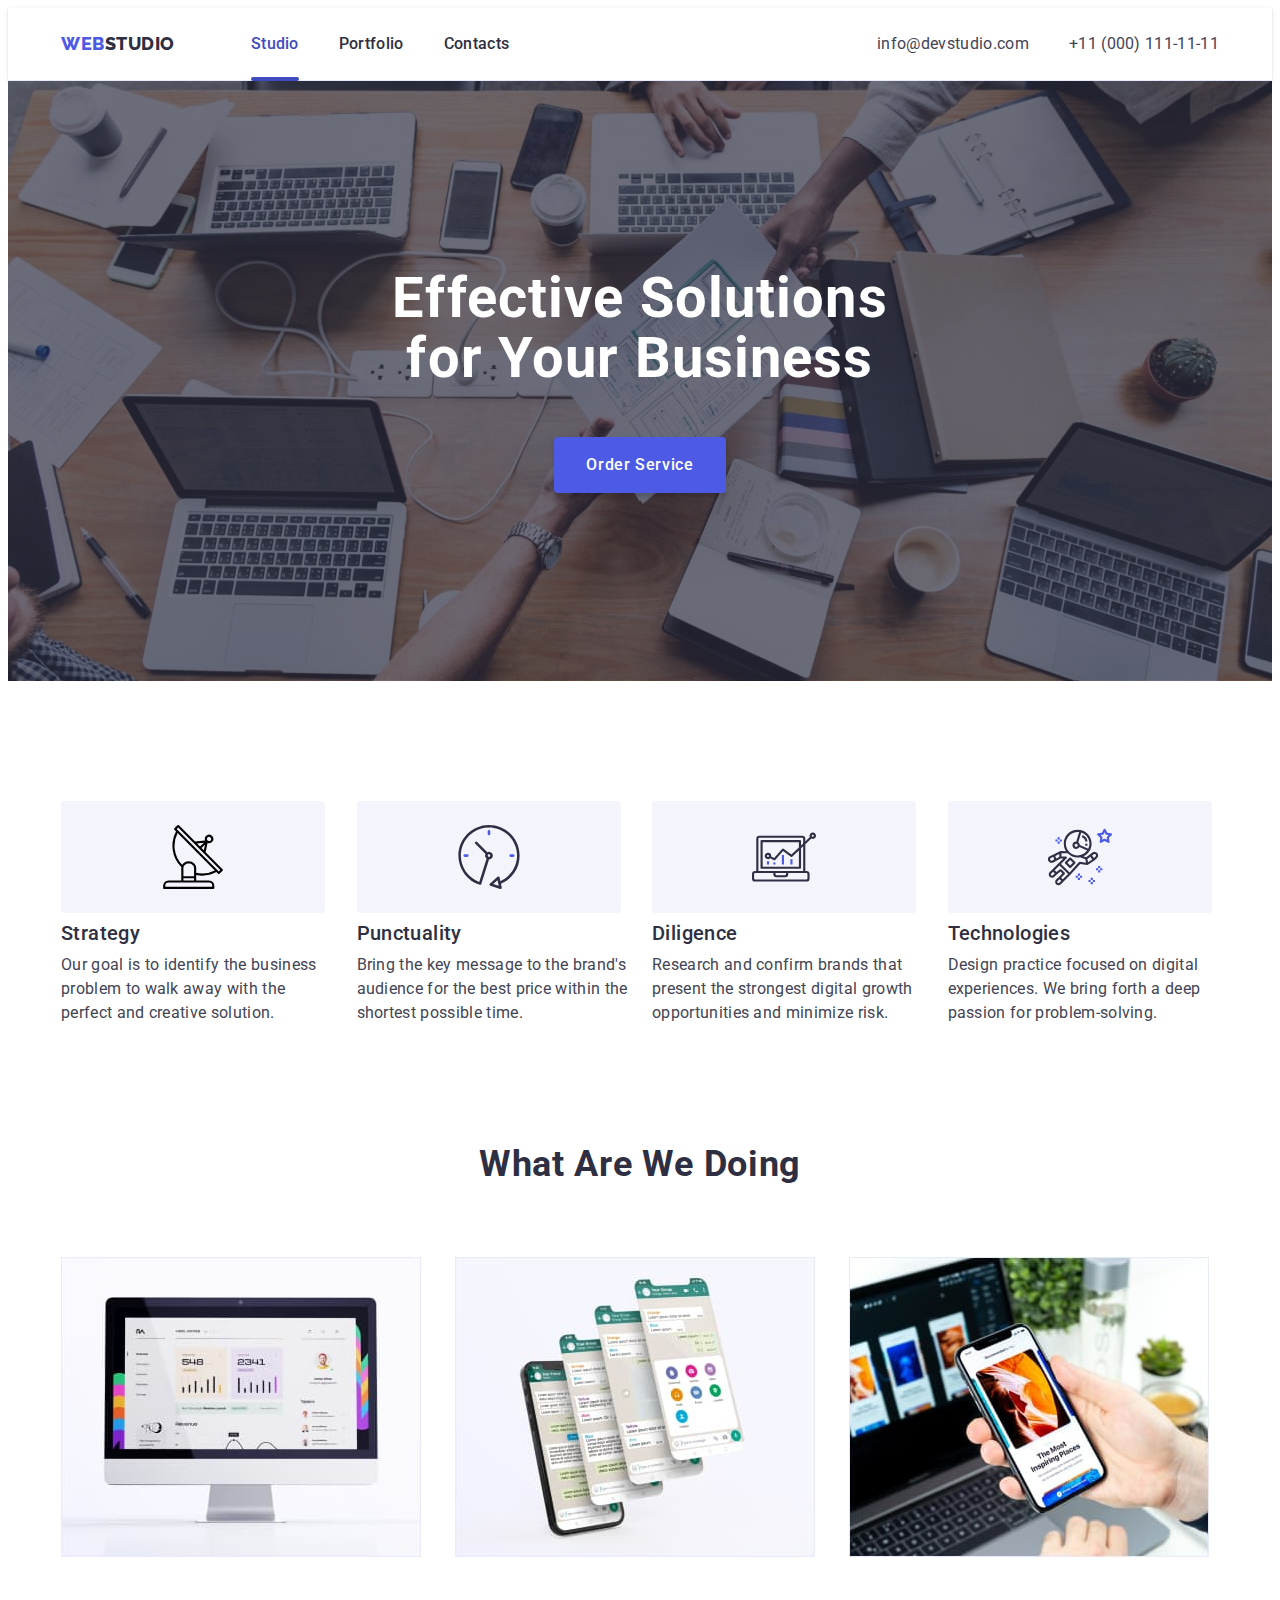
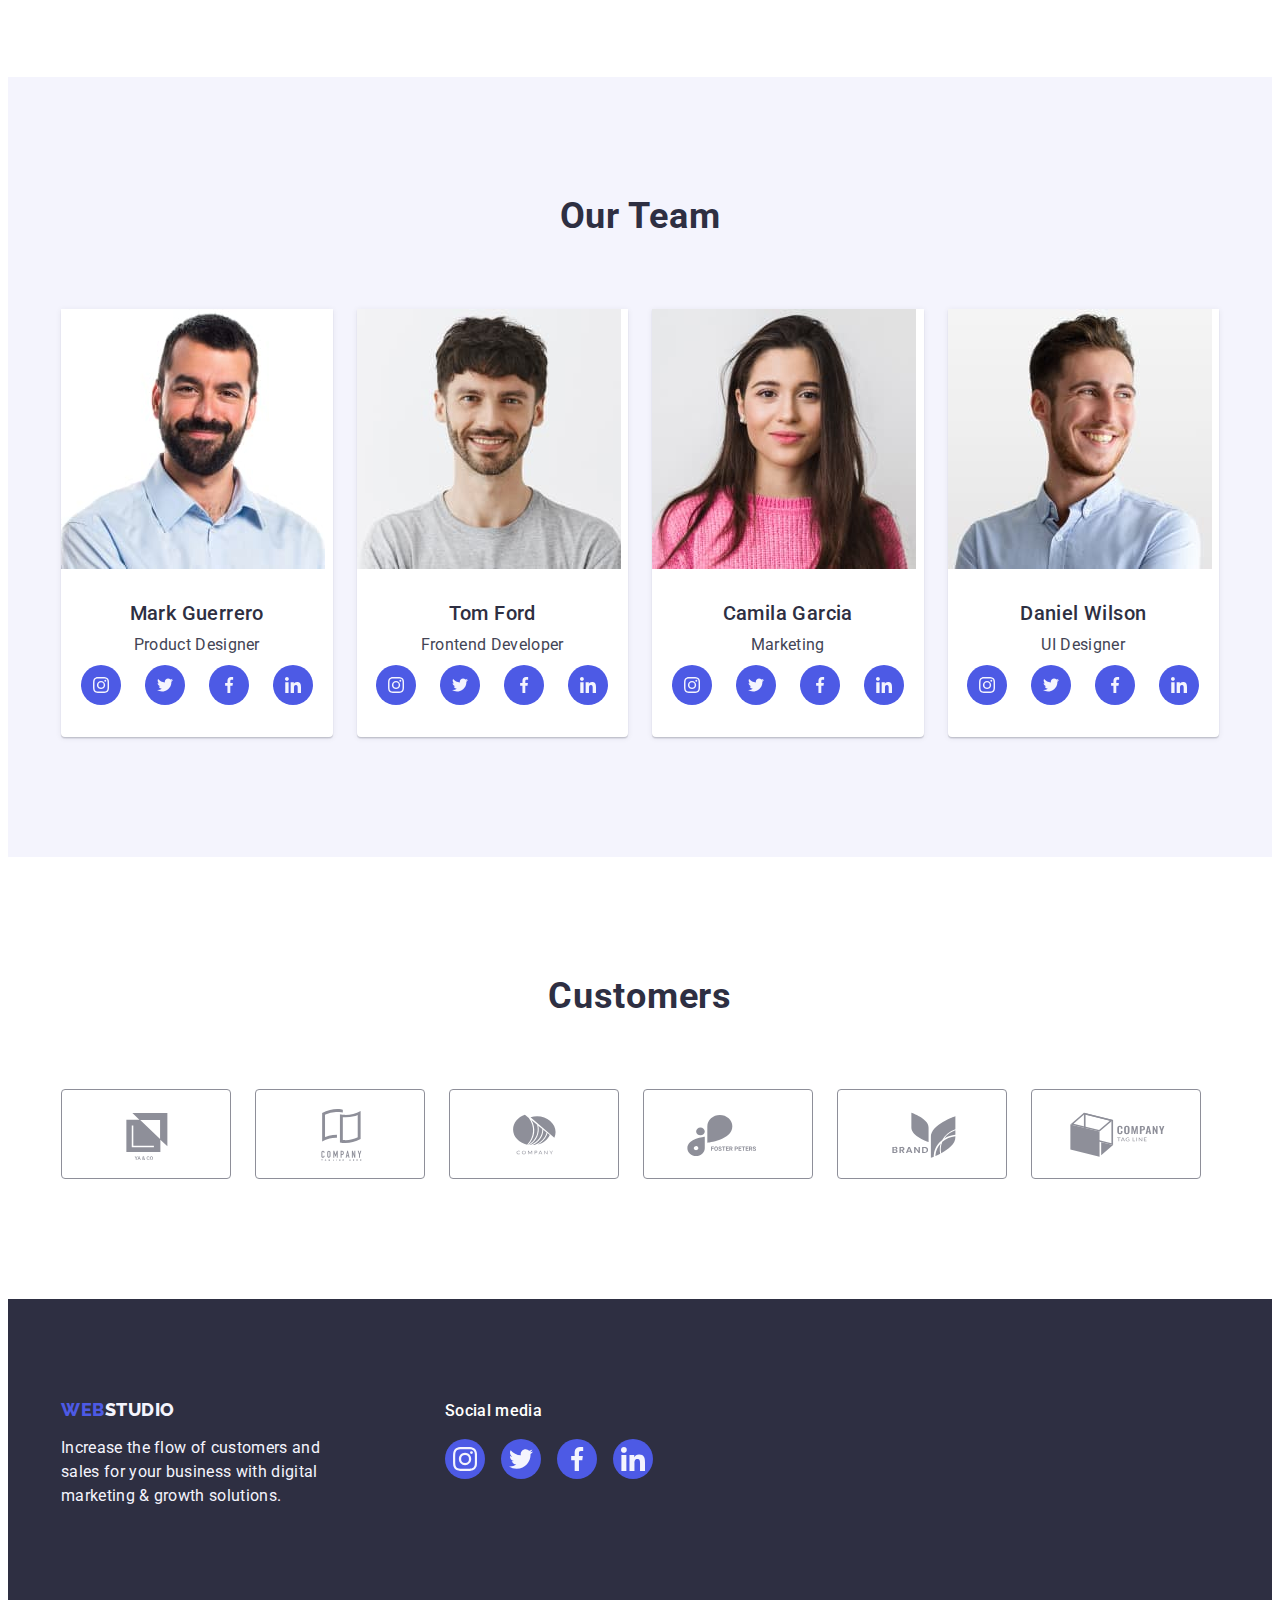
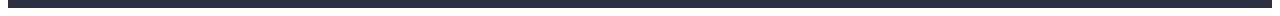
<file: index.html>
<!DOCTYPE html>
<html lang="en">
  <head>
    <meta charset="UTF-8" />
    <meta name="viewport" content="width=device-width, initial-scale=1.0" />
    <title>Effective Solutions for Your Business</title>
    <link rel="preconnect" href="https://fonts.googleapis.com" />
    <link rel="preconnect" href="https://fonts.gstatic.com" crossorigin />
    <link
      href="https://fonts.googleapis.com/css2?family=Raleway:wght@800&family=Roboto:wght@400;500;700;900&display=swap"
      rel="stylesheet"
    />
    <link
      rel="stylesheet"
      href="https://cdnjs.cloudflare.com/ajax/libs/modern-normalize/2.0.0/modern-normalize.min.css"
      integrity="sha512-4xo8blKMVCiXpTaLzQSLSw3KFOVPWhm/TRtuPVc4WG6kUgjH6J03IBuG7JZPkcWMxJ5huwaBpOpnwYElP/m6wg=="
      crossorigin="anonymous"
      referrerpolicy="no-referrer"
    />

    <link rel="stylesheet" href="./css/styles.css" />
  </head>
  <body>
    <header class="header">
      <div class="container header-container">
        <nav class="header-navigation">
          <a class="header-logo link" href="./index.html"
            >Web<span class="header-logo-blue">Studio</span></a
          >
          <ul class="header-menu-list list">
            <li class="header-menu-item">
              <a class="header-menu-link link current" href="./index.html"
                >Studio</a
              >
            </li>
            <li class="header-menu-item">
              <a class="header-menu-link link" href="./portfolio.html"
                >Portfolio</a
              >
            </li>
            <li class="header-menu-item">
              <a class="header-menu-link link" href="">Contacts</a>
            </li>
          </ul>
        </nav>
        <address class="header-address">
          <ul class="header-address-list list">
            <li class="header-address-item">
              <a
                class="header-address-link link"
                href="mailto:info@devstudio.com"
                >info@devstudio.com</a
              >
            </li>
            <li class="header-address-item">
              <a class="header-address-link link" href="tel:+110001111111"
                >+11 (000) 111-11-11</a
              >
            </li>
          </ul>
        </address>
      </div>
    </header>
    <main>
      <section class="hero">
        <div class="container">
          <h1 class="hero-title">Effective Solutions for Your Business</h1>
          <button type="button" class="hero-btn" data-modal-open>
            Order Service
          </button>
        </div>
      </section>
      <section class="advantages">
        <div class="container">
          <h2 class="visually-hidden">Advantages</h2>
          <ul class="advantages-list list">
            <li class="advantages-item">
              <div class="advantages-item-top">
                <svg class="advantages-item-icon" width="64" height="64">
                  <use href="./images/icons.svg#icon-antenna"></use>
                </svg>
              </div>
              <h3 class="advantages-subtitle">Strategy</h3>
              <p class="advantages-item-text">
                Our goal is to identify the business problem to walk away with
                the perfect and creative solution.
              </p>
            </li>
            <li class="advantages-item">
              <div class="advantages-item-top">
                <svg class="advantages-item-icon" width="64" height="64">
                  <use href="./images/icons.svg#icon-clock"></use>
                </svg>
              </div>
              <h3 class="advantages-subtitle">Punctuality</h3>
              <p class="advantages-item-text">
                Bring the key message to the brand's audience for the best price
                within the shortest possible time.
              </p>
            </li>
            <li class="advantages-item">
              <div class="advantages-item-top">
                <svg class="advantages-item-icon" width="64" height="64">
                  <use href="./images/icons.svg#icon-diagram"></use>
                </svg>
              </div>
              <h3 class="advantages-subtitle">Diligence</h3>
              <p class="advantages-item-text">
                Research and confirm brands that present the strongest digital
                growth opportunities and minimize risk.
              </p>
            </li>
            <li class="advantages-item">
              <div class="advantages-item-top">
                <svg class="advantages-item-icon" width="64" height="64">
                  <use href="./images/icons.svg#icon-astronaut"></use>
                </svg>
              </div>
              <h3 class="advantages-subtitle">Technologies</h3>
              <p class="advantages-item-text">
                Design practice focused on digital experiences. We bring forth a
                deep passion for problem-solving.
              </p>
            </li>
          </ul>
        </div>
      </section>
      <section class="projects">
        <div class="container">
          <h2 class="projects-title section-title">What are we doing</h2>
          <ul class="projects-list list">
            <li class="projects-item">
              <img
                class="projects-img"
                src="./images/img1.jpg"
                alt="Computer"
                width="360"
                height="300"
              />
            </li>
            <li class="projects-item">
              <img
                class="projects-img"
                src="./images/img2.jpg"
                alt="Screenshots"
                width="360"
                height="300"
              />
            </li>
            <li class="projects-item">
              <img
                class="projects-img"
                src="./images/img3.jpg"
                alt="Smartphone"
                width="360"
                height="300"
              />
            </li>
          </ul>
        </div>
      </section>
      <section class="team">
        <div class="container">
          <h2 class="team-title section-title">Our Team</h2>
          <ul class="team-list list">
            <li class="team-item">
              <img
                class="team-img"
                src="./images/img-portrait1.jpg"
                alt="photo"
                width="264"
                height="260"
              />
              <div class="container-worker">
                <h3 class="team-subtitle">Mark Guerrero</h3>
                <p class="team-text">Product Designer</p>
                <ul class="team-icon-list list">
                  <li class="team-icon-item">
                    <a class="team-links link" href="">
                      <svg class="team-icon" width="16" height="16">
                        <use href="./images/icons.svg#icon-instagram2"></use>
                      </svg>
                    </a>
                  </li>
                  <li class="team-icon-item">
                    <a class="team-links link" href="">
                      <svg class="team-icon" width="16" height="16">
                        <use href="./images/icons.svg#icon-twitter1"></use>
                      </svg>
                    </a>
                  </li>
                  <li class="team-icon-item">
                    <a class="team-links link" href="">
                      <svg class="team-icon" width="16" height="16">
                        <use href="./images/icons.svg#icon-facebook2"></use>
                      </svg>
                    </a>
                  </li>
                  <li class="team-icon-item">
                    <a class="team-links link" href="">
                      <svg class="team-icon" width="16" height="16">
                        <use href="./images/icons.svg#icon-linkedin2"></use>
                      </svg>
                    </a>
                  </li>
                </ul>
              </div>
            </li>
            <li class="team-item">
              <img
                class="team-img"
                src="./images/img-portrait2.jpg"
                alt="photo"
                width="264"
                height="260"
              />
              <div class="container-worker">
                <h3 class="team-subtitle">Tom Ford</h3>
                <p class="team-text">Frontend Developer</p>
                <ul class="team-icon-list list">
                  <li class="team-icon-item">
                    <a class="team-links link" href="">
                      <svg class="team-icon" width="16" height="16">
                        <use href="./images/icons.svg#icon-instagram2"></use>
                      </svg>
                    </a>
                  </li>
                  <li class="team-icon-item">
                    <a class="team-links link" href="">
                      <svg class="team-icon" width="16" height="16">
                        <use href="./images/icons.svg#icon-twitter1"></use>
                      </svg>
                    </a>
                  </li>
                  <li class="team-icon-item">
                    <a class="team-links link" href="">
                      <svg class="team-icon" width="16" height="16">
                        <use href="./images/icons.svg#icon-facebook2"></use>
                      </svg>
                    </a>
                  </li>
                  <li class="team-icon-item">
                    <a class="team-links link" href="">
                      <svg class="team-icon" width="16" height="16">
                        <use href="./images/icons.svg#icon-linkedin2"></use>
                      </svg>
                    </a>
                  </li>
                </ul>
              </div>
            </li>
            <li class="team-item">
              <img
                class="team-img"
                src="./images/img-portrait3.jpg"
                alt="photo"
                width="264"
                height="260"
              />
              <div class="container-worker">
                <h3 class="team-subtitle">Camila Garcia</h3>
                <p class="team-text">Marketing</p>
                <ul class="team-icon-list list">
                  <li class="team-icon-item">
                    <a class="team-links link" href="">
                      <svg class="team-icon" width="16" height="16">
                        <use href="./images/icons.svg#icon-instagram2"></use>
                      </svg>
                    </a>
                  </li>
                  <li class="team-icon-item">
                    <a class="team-links link" href="">
                      <svg class="team-icon" width="16" height="16">
                        <use href="./images/icons.svg#icon-twitter1"></use>
                      </svg>
                    </a>
                  </li>
                  <li class="team-icon-item">
                    <a class="team-links link" href="">
                      <svg class="team-icon" width="16" height="16">
                        <use href="./images/icons.svg#icon-facebook2"></use>
                      </svg>
                    </a>
                  </li>
                  <li class="team-icon-item">
                    <a class="team-links link" href="">
                      <svg class="team-icon" width="16" height="16">
                        <use href="./images/icons.svg#icon-linkedin2"></use>
                      </svg>
                    </a>
                  </li>
                </ul>
              </div>
            </li>
            <li class="team-item">
              <img
                class="team-img"
                src="./images/img-portrait4.jpg"
                alt="photo"
                width="264"
                height="260"
              />
              <div class="container-worker">
                <h3 class="team-subtitle">Daniel Wilson</h3>
                <p class="team-text">UI Designer</p>
                <ul class="team-icon-list list">
                  <li class="team-icon-item">
                    <a class="team-links link" href="">
                      <svg class="team-icon" width="16" height="16">
                        <use href="./images/icons.svg#icon-instagram2"></use>
                      </svg>
                    </a>
                  </li>
                  <li class="team-icon-item">
                    <a class="team-links link" href="">
                      <svg class="team-icon" width="16" height="16">
                        <use href="./images/icons.svg#icon-twitter1"></use>
                      </svg>
                    </a>
                  </li>
                  <li class="team-icon-item">
                    <a class="team-links link" href="">
                      <svg class="team-icon" width="16" height="16">
                        <use href="./images/icons.svg#icon-facebook2"></use>
                      </svg>
                    </a>
                  </li>
                  <li class="team-icon-item">
                    <a class="team-links link" href="">
                      <svg class="team-icon" width="16" height="16">
                        <use href="./images/icons.svg#icon-linkedin2"></use>
                      </svg>
                    </a>
                  </li>
                </ul>
              </div>
            </li>
          </ul>
        </div>
      </section>
      <section class="customers">
        <div class="container">
          <h2 class="customers-title section-title">Customers</h2>
          <ul class="customers-list list">
            <li class="customers-item">
              <a class="customers-item-link link" href="">
                <svg class="customers-item-icon" width="104" height="56">
                  <use href="./images/icons.svg#icon-logo1"></use>
                </svg>
              </a>
            </li>
            <li class="customers-item">
              <a class="customers-item-link link" href="">
                <svg class="customers-item-icon" width="104" height="56">
                  <use href="./images/icons.svg#icon-logo2"></use>
                </svg>
              </a>
            </li>
            <li class="customers-item">
              <a class="customers-item-link link" href="">
                <svg class="customers-item-icon" width="104" height="56">
                  <use href="./images/icons.svg#icon-logo3"></use>
                </svg>
              </a>
            </li>
            <li class="customers-item">
              <a class="customers-item-link link" href="">
                <svg class="customers-item-icon" width="104" height="56">
                  <use href="./images/icons.svg#icon-logo4"></use>
                </svg>
              </a>
            </li>
            <li class="customers-item">
              <a class="customers-item-link link" href="">
                <svg class="customers-item-icon" width="104" height="56">
                  <use href="./images/icons.svg#icon-logo5"></use>
                </svg>
              </a>
            </li>
            <li class="customers-item">
              <a class="customers-item-link link" href="">
                <svg class="customers-item-icon" width="104" height="56">
                  <use href="./images/icons.svg#icon-logo6"></use>
                </svg>
              </a>
            </li>
          </ul>
        </div>
      </section>
    </main>
    <footer class="footer">
      <div class="container container-footer">
        <div class="container-logo">
          <a class="footer-logo link" href="./index.html"
            >Web<span class="footer-logo-blue">Studio</span></a
          >
          <p class="footer-text">
            Increase the flow of customers and sales for your business with
            digital marketing & growth solutions.
          </p>
        </div>
        <div class="container-socials">
          <p class="footer-social">Social media</p>
          <ul class="footer-list list">
            <li class="footer-item">
              <a
                class="socials-link link"
                href=""
                target="
            _blank"
                rel="noopener noreferrer"
              >
                <svg class="socials-icon" width="24" height="24">
                  <use href="./images/icons.svg#icon-instagram1"></use>
                </svg>
              </a>
            </li>
            <li class="footer-item">
              <a
                class="socials-link link"
                href=""
                target="
            _blank"
                rel="noopener noreferrer"
              >
                <svg class="socials-icon" width="24" height="24">
                  <use href="./images/icons.svg#icon-twitter1"></use>
                </svg>
              </a>
            </li>
            <li class="footer-item">
              <a
                class="socials-link link"
                href=""
                target="
            _blank"
                rel="noopener noreferrer"
              >
                <svg class="socials-icon" width="24" height="24">
                  <use href="./images/icons.svg#icon-facebook1"></use>
                </svg>
              </a>
            </li>
            <li class="footer-item">
              <a
                class="socials-link link"
                href=""
                target="
            _blank"
                rel="noopener noreferrer"
              >
                <svg class="socials-icon" width="24" height="24">
                  <use href="./images/icons.svg#icon-linkedin1"></use>
                </svg>
              </a>
            </li>
          </ul>
        </div>
      </div>
    </footer>
    <div class="backdrop is-hidden" data-modal>
      <div class="modal">
        <button type="button" class="modal-close-btn" data-modal-close>
          <svg class="modal-close-icon" width="8" height="8">
            <use href="./images/icons.svg#icon-close"></use>
          </svg>
        </button>
      </div>
    </div>
    <script src="./js/modal.js"></script>
  </body>
</html>
</file>
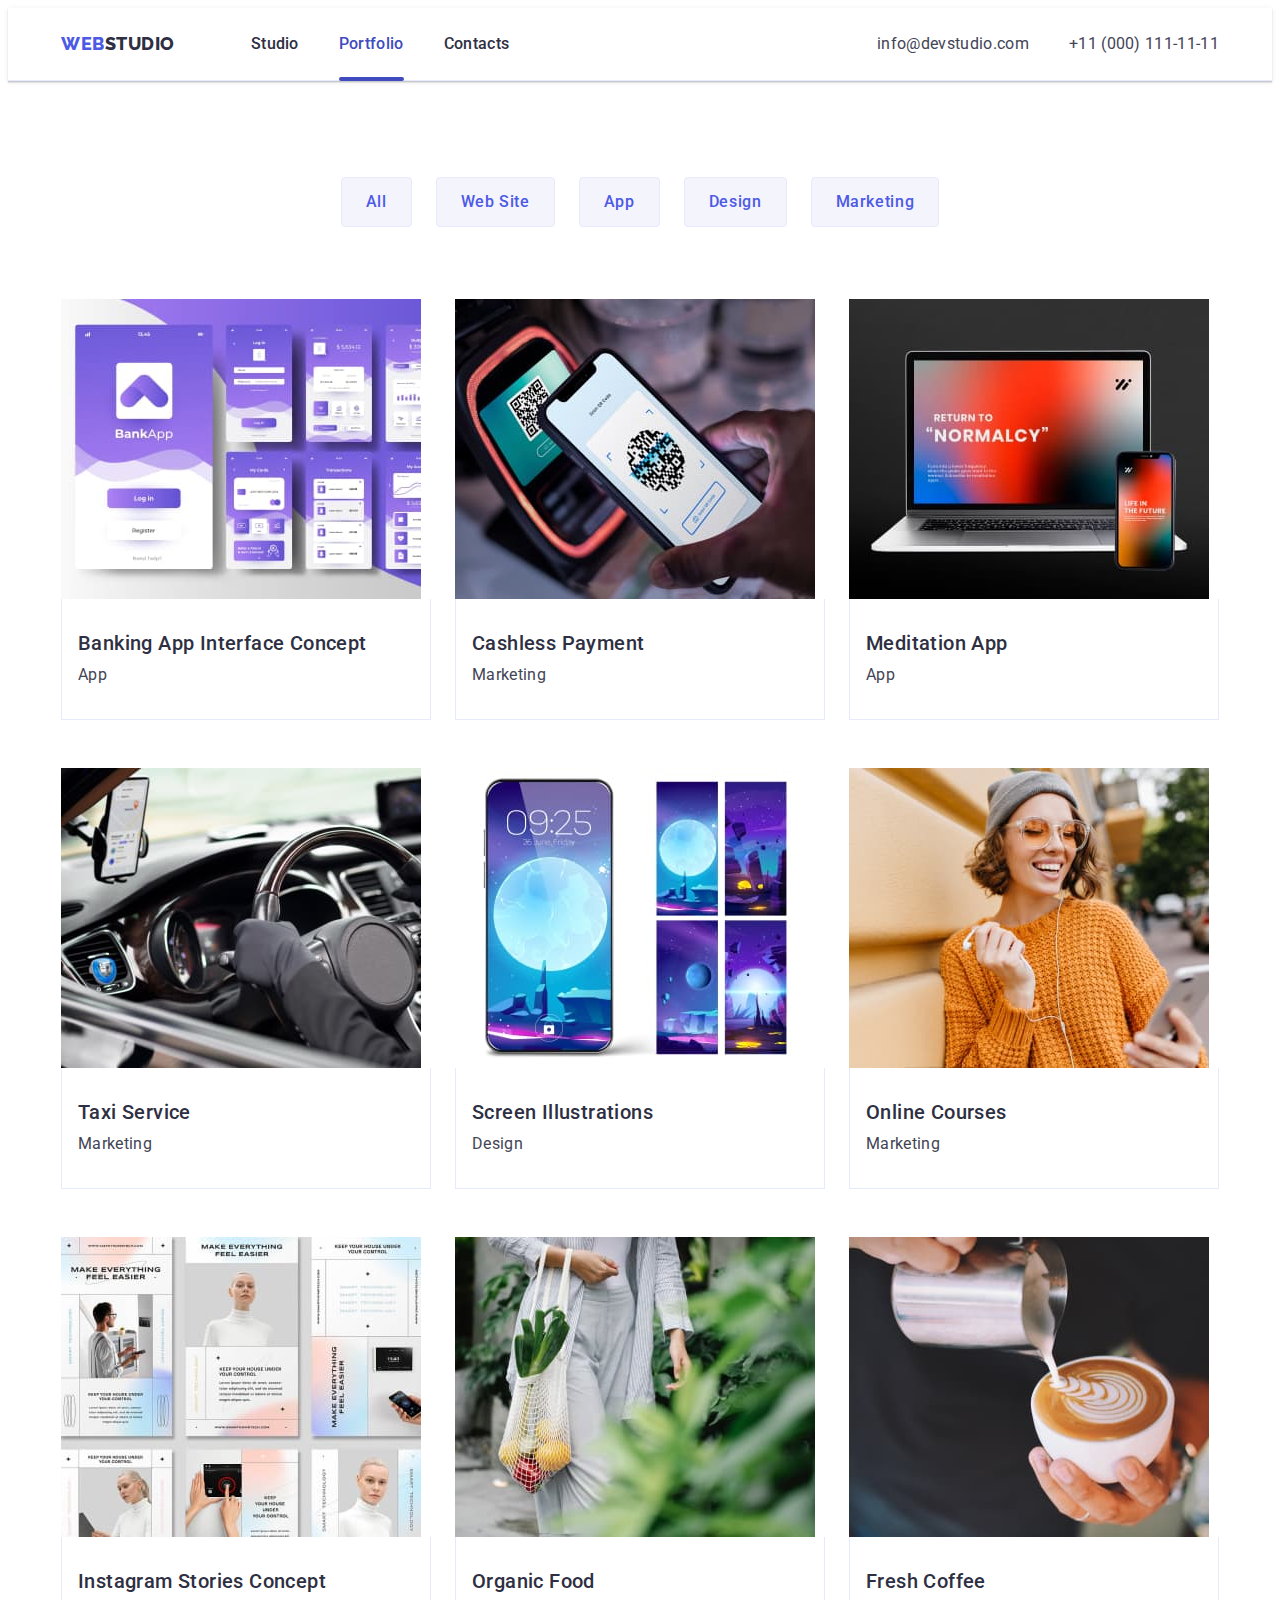
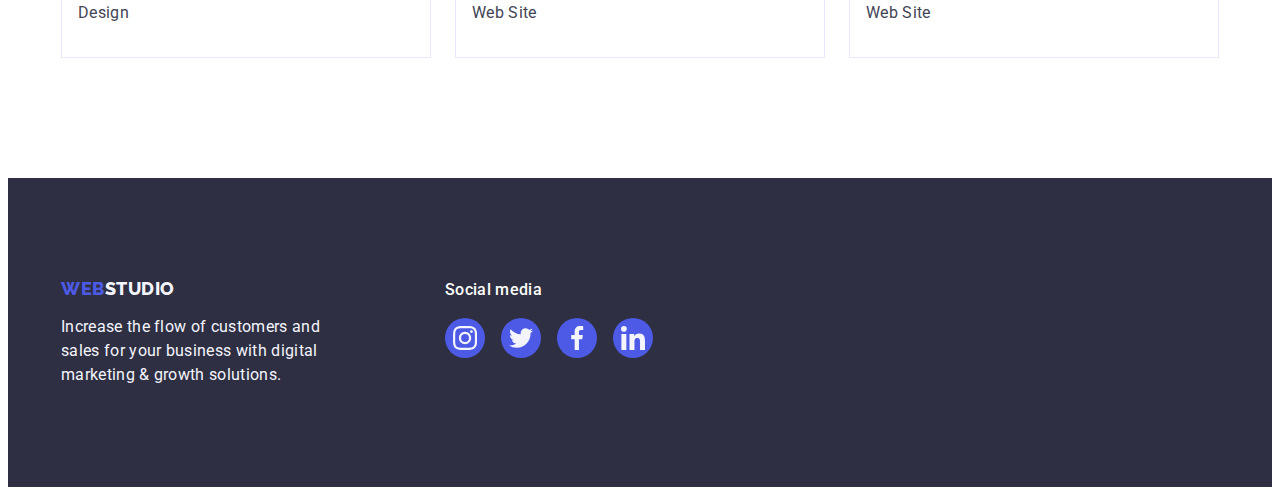
<file: portfolio.html>
<!DOCTYPE html>
<html lang="en">
  <head>
    <meta charset="UTF-8" />
    <meta name="viewport" content="width=device-width, initial-scale=1.0" />
    <title>Portfolio</title>
    <link rel="preconnect" href="https://fonts.googleapis.com" />
    <link rel="preconnect" href="https://fonts.gstatic.com" crossorigin />
    <link
      href="https://fonts.googleapis.com/css2?family=Raleway:wght@800&family=Roboto:wght@400;500;700;900&display=swap"
      rel="stylesheet"
    />
    <link
      rel="stylesheet"
      href="https://cdnjs.cloudflare.com/ajax/libs/modern-normalize/2.0.0/modern-normalize.min.css"
      integrity="sha512-4xo8blKMVCiXpTaLzQSLSw3KFOVPWhm/TRtuPVc4WG6kUgjH6J03IBuG7JZPkcWMxJ5huwaBpOpnwYElP/m6wg=="
      crossorigin="anonymous"
      referrerpolicy="no-referrer"
    />
    <link rel="stylesheet" href="./css/styles.css" />
  </head>
  <body>
    <header class="header">
      <div class="container header-container">
        <nav class="header-navigation">
          <a class="header-logo link" href="./index.html"
            >Web<span class="header-logo-blue">Studio</span></a
          >
          <ul class="header-menu-list list">
            <li class="header-menu-item">
              <a class="header-menu-link link" href="./index.html">Studio</a>
            </li>
            <li class="header-menu-item">
              <a class="header-menu-link link current" href="./portfolio.html"
                >Portfolio</a
              >
            </li>
            <li class="header-menu-item">
              <a class="header-menu-link link" href="">Contacts</a>
            </li>
          </ul>
        </nav>
        <address class="header-address">
          <ul class="header-address-list list">
            <li class="header-address-item">
              <a
                class="header-address-link link"
                href="mailto:info@devstudio.com"
                >info@devstudio.com</a
              >
            </li>
            <li class="header-address-item">
              <a class="header-address-link link" href="tel:+110001111111"
                >+11 (000) 111-11-11</a
              >
            </li>
          </ul>
        </address>
      </div>
    </header>

    <main>
      <section class="portfolio-menu">
        <div class="container">
          <h1 class="visually-hidden">Lorem, ipsum</h1>
          <ul class="portfolio-apps-list list">
            <li class="portfolio-list-item">
              <button class="menu-btn" type="button">All</button>
            </li>
            <li class="portfolio-list-item">
              <button class="menu-btn" type="button">Web Site</button>
            </li>
            <li class="portfolio-list-item">
              <button class="menu-btn" type="button">App</button>
            </li>
            <li class="portfolio-list-item">
              <button class="menu-btn" type="button">Design</button>
            </li>
            <li class="portfolio-list-item">
              <button class="menu-btn" type="button">Marketing</button>
            </li>
          </ul>

          <ul class="portfolio-menu-list list">
            <li class="portfolio-item">
              <a class="portfolio-link link" href="">
                <div class="portfolio-cover-wrap">
                  <img
                    class="portfolio-img"
                    src="./images/img-port1.jpg"
                    alt="Banking app interface"
                    width="360"
                    height="300"
                  />
                  <p class="portfolio-cover-text">
                    14 Stylish and User-Friendly App Design Concepts · Task
                    Manager App · Calorie Tracker App · Exotic Fruit Ecommerce
                    App · Cloud Storage App
                  </p>
                </div>
                <div class="container-apps">
                  <h2 class="portfolio-subtitle">
                    Banking App Interface Concept
                  </h2>
                  <p class="portfolio-text">App</p>
                </div>
              </a>
            </li>

            <li class="portfolio-item">
              <a class="portfolio-link link" href="">
                <div class="portfolio-cover-wrap">
                  <img
                    class="portfolio-img"
                    src="./images/img-port2.jpg"
                    alt="Cashless Payment"
                    width="360"
                    height="300"
                  />

                  <p class="portfolio-cover-text">
                    14 Stylish and User-Friendly App Design Concepts · Task
                    Manager App · Calorie Tracker App · Exotic Fruit Ecommerce
                    App · Cloud Storage App
                  </p>
                </div>
                <div class="container-apps">
                  <h2 class="portfolio-subtitle">Cashless Payment</h2>
                  <p class="portfolio-text">Marketing</p>
                </div>
              </a>
            </li>

            <li class="portfolio-item">
              <a class="portfolio-link link" href="">
                <div class="portfolio-cover-wrap">
                  <img
                    class="portfolio-img"
                    src="./images/img-port3.jpg"
                    alt="Meditation App"
                    width="360"
                    height="300"
                  />

                  <p class="portfolio-cover-text">
                    14 Stylish and User-Friendly App Design Concepts · Task
                    Manager App · Calorie Tracker App · Exotic Fruit Ecommerce
                    App · Cloud Storage App
                  </p>
                </div>
                <div class="container-apps">
                  <h2 class="portfolio-subtitle">Meditation App</h2>
                  <p class="portfolio-text">App</p>
                </div>
              </a>
            </li>

            <li class="portfolio-item">
              <a class="portfolio-link link" href="">
                <div class="portfolio-cover-wrap">
                  <img
                    class="portfolio-img"
                    src="./images/img-port4.jpg"
                    alt="Taxi Service"
                    width="360"
                    height="300"
                  />

                  <p class="portfolio-cover-text">
                    14 Stylish and User-Friendly App Design Concepts · Task
                    Manager App · Calorie Tracker App · Exotic Fruit Ecommerce
                    App · Cloud Storage App
                  </p>
                </div>
                <div class="container-apps">
                  <h2 class="portfolio-subtitle">Taxi Service</h2>
                  <p class="portfolio-text">Marketing</p>
                </div>
              </a>
            </li>

            <li class="portfolio-item">
              <a class="portfolio-link link" href="">
                <div class="portfolio-cover-wrap">
                  <img
                    class="portfolio-img"
                    src="./images/img-port5.jpg"
                    alt="Screen Illustrations"
                    width="360"
                    height="300"
                  />

                  <p class="portfolio-cover-text">
                    14 Stylish and User-Friendly App Design Concepts · Task
                    Manager App · Calorie Tracker App · Exotic Fruit Ecommerce
                    App · Cloud Storage App
                  </p>
                </div>
                <div class="container-apps">
                  <h2 class="portfolio-subtitle">Screen Illustrations</h2>
                  <p class="portfolio-text">Design</p>
                </div>
              </a>
            </li>

            <li class="portfolio-item">
              <a class="portfolio-link link" href="">
                <div class="portfolio-cover-wrap">
                  <img
                    class="portfolio-img"
                    src="./images/img-port6.jpg"
                    alt="Online Courses"
                    width="360"
                    height="300"
                  />

                  <p class="portfolio-cover-text">
                    14 Stylish and User-Friendly App Design Concepts · Task
                    Manager App · Calorie Tracker App · Exotic Fruit Ecommerce
                    App · Cloud Storage App
                  </p>
                </div>
                <div class="container-apps">
                  <h2 class="portfolio-subtitle">Online Courses</h2>
                  <p class="portfolio-text">Marketing</p>
                </div>
              </a>
            </li>

            <li class="portfolio-item">
              <a class="portfolio-link link" href="">
                <div class="portfolio-cover-wrap">
                  <img
                    class="portfolio-img"
                    src="./images/img-port7.jpg"
                    alt="Instagram Stories Concept"
                    width="360"
                    height="300"
                  />

                  <p class="portfolio-cover-text">
                    14 Stylish and User-Friendly App Design Concepts · Task
                    Manager App · Calorie Tracker App · Exotic Fruit Ecommerce
                    App · Cloud Storage App
                  </p>
                </div>
                <div class="container-apps">
                  <h2 class="portfolio-subtitle">Instagram Stories Concept</h2>
                  <p class="portfolio-text">Design</p>
                </div>
              </a>
            </li>

            <li class="portfolio-item">
              <a class="portfolio-link link" href="">
                <div class="portfolio-cover-wrap">
                  <img
                    class="portfolio-img"
                    src="./images/img-port8.jpg"
                    alt="Organic Food"
                    width="360"
                    height="300"
                  />

                  <p class="portfolio-cover-text">
                    14 Stylish and User-Friendly App Design Concepts · Task
                    Manager App · Calorie Tracker App · Exotic Fruit Ecommerce
                    App · Cloud Storage App
                  </p>
                </div>
                <div class="container-apps">
                  <h2 class="portfolio-subtitle">Organic Food</h2>
                  <p class="portfolio-text">Web Site</p>
                </div>
              </a>
            </li>

            <li class="portfolio-item">
              <a class="portfolio-link link" href="">
                <div class="portfolio-cover-wrap">
                  <img
                    class="portfolio-img"
                    src="./images/img-port9.jpg"
                    alt="Fresh Coffee"
                    width="360"
                    height="300"
                  />

                  <p class="portfolio-cover-text">
                    14 Stylish and User-Friendly App Design Concepts · Task
                    Manager App · Calorie Tracker App · Exotic Fruit Ecommerce
                    App · Cloud Storage App
                  </p>
                </div>
                <div class="container-apps">
                  <h2 class="portfolio-subtitle">Fresh Coffee</h2>
                  <p class="portfolio-text">Web Site</p>
                </div>
              </a>
            </li>
          </ul>
        </div>
      </section>
    </main>
    <footer class="footer">
      <div class="container container-footer">
        <div class="container-logo">
          <a class="footer-logo link" href="./index.html"
            >Web<span class="footer-logo-blue">Studio</span></a
          >
          <p class="footer-text">
            Increase the flow of customers and sales for your business with
            digital marketing & growth solutions.
          </p>
        </div>
        <div class="container-socials">
          <p class="footer-social">Social media</p>
          <ul class="footer-list list">
            <li class="footer-item">
              <a
                class="socials-link link"
                href=""
                target="
            _blank"
                rel="noopener noreferrer"
              >
                <svg class="socials-icon" width="24" height="24">
                  <use href="./images/icons.svg#icon-instagram1"></use>
                </svg>
              </a>
            </li>
            <li class="footer-item">
              <a
                class="socials-link link"
                href=""
                target="
            _blank"
                rel="noopener noreferrer"
              >
                <svg class="socials-icon" width="24" height="24">
                  <use href="./images/icons.svg#icon-twitter1"></use>
                </svg>
              </a>
            </li>
            <li class="footer-item">
              <a
                class="socials-link link"
                href=""
                target="
            _blank"
                rel="noopener noreferrer"
              >
                <svg class="socials-icon" width="24" height="24">
                  <use href="./images/icons.svg#icon-facebook1"></use>
                </svg>
              </a>
            </li>
            <li class="footer-item">
              <a
                class="socials-link link"
                href=""
                target="
            _blank"
                rel="noopener noreferrer"
              >
                <svg class="socials-icon" width="24" height="24">
                  <use href="./images/icons.svg#icon-linkedin1"></use>
                </svg>
              </a>
            </li>
          </ul>
        </div>
      </div>
    </footer>
  </body>
</html>
</file>
<file: css/styles.css>
/** -----------------------VARIABLES------------------------- */

:root {
  /* Colors */
  --slate: #434455;
  --white: #fff;
  --navyblue: #2e2f42;
  --iris: #4d5ae5;
  --ocean: #404bbf;
  --cloud: #f4f4fd;
  --cornflower: #e7e9fc;
  --green: #31d0aa;
  --lightslate: #8e8f99;
  --dairy: #fcfcfc;
}
/** -----------------------BASE STYLES----------------------- */

/* reset start */
body {
  font-family: "Roboto", sans-serif;
  color: var(--slate);
  background-color: var(--white);
}

.link {
  text-decoration: none;
}

.list {
  list-style-type: none;
}

p,
h1,
h2,
h3,
h4,
h5,
h6 {
  margin-top: 0;
  margin-bottom: 0;
}

ul,
ol {
  padding-left: 0;
  margin-top: 0;
  margin-bottom: 0;
}

img {
  display: block;
}

a {
  display: block;
}

.visually-hidden {
  position: absolute;
  width: 1px;
  height: 1px;
  margin: -1px;
  border: 0;
  padding: 0;
  white-space: nowrap;
  clip-path: inset(100%);
  clip: rect(0 0 0 0);
  overflow: hidden;
}
/** -----------------------COMPONENTS STYLES------------------- */

.container {
  width: 1158px;
  padding-left: 15px;
  padding-right: 15px;
  margin: 0 auto;
}

.section-title {
  color: var(--navyblue);
  text-align: center;
  font-size: 36px;
  line-height: 1.11;
  letter-spacing: 0.02em;
  text-transform: capitalize;
}

/** -----------------------HEADER------------------------------ */

.header {
  height: 72px;
  border-bottom: 1px solid var(--cornflower);
  box-shadow: 0px 1px 6px 0px rgba(46, 47, 66, 0.08),
    0px 1px 1px 0px rgba(46, 47, 66, 0.16),
    0px 2px 1px 0px rgba(46, 47, 66, 0.08);
}

.header-container {
  display: flex;
  align-items: center;
}

.header-navigation {
  display: flex;
  align-items: center;
  margin-right: auto;
}

.header-menu-list {
  display: flex;
  gap: 40px;
}

.header-menu-item {
}

.header-logo {
  color: var(--iris);
  font-family: "Raleway", sans-serif;
  font-size: 18px;
  font-weight: 800;
  line-height: 1.17;
  letter-spacing: 0.03em;
  text-transform: uppercase;
  margin-right: 76px;
}

.header-logo-blue {
  color: var(--navyblue);
}

.header-menu-link {
  color: var(--navyblue);
  font-size: 16px;
  font-weight: 500;
  line-height: 1.5;
  letter-spacing: 0.02em;
  padding: 24px 0;
  transition-property: color;
  transition-duration: 250ms;
  transition-timing-function: cubic-bezier(0.4, 0, 0.2, 1);
}

.header-menu-link:hover,
.header-menu-link:focus {
  color: var(--ocean);
}

.current {
  position: relative;
  color: var(--ocean);
}

.current::after {
  content: "";
  display: block;
  position: absolute;
  width: 100%;
  height: 4px;
  left: 0;
  bottom: -1px;
  margin-top: 20px;
  background-color: var(--ocean);
  border-radius: 2px;
}

.header-address {
  font-style: normal;
}

.header-address-list {
  display: flex;
  gap: 40px;
}

.header-address-item {
}

.header-address-link {
  color: var(--slate);
  font-family: Roboto;
  font-style: normal;
  font-size: 16px;
  font-weight: 400;
  line-height: 1.5;
  letter-spacing: 0.02em;
  transition-property: color;
  transition-duration: 250ms;
  transition-timing-function: cubic-bezier(0.4, 0, 0.2, 1);
}

.header-address-link:hover,
.header-address-link:focus {
  color: var(--ocean);
}

/** -----------------------HERO------------------------------- */

.hero {
  background-color: var(--navyblue);
  background-image: linear-gradient(
      rgba(46, 47, 66, 0.7),
      rgba(46, 47, 66, 0.7)
    ),
    url(../images/hero-bg.jpg);
  background-repeat: no-repeat;
  background-position: center;
  background-size: cover;
  padding: 188px 0;
  max-width: 1440px;
  margin: 0 auto;
}

.hero-title {
  color: var(--white);
  text-align: center;
  font-size: 56px;
  line-height: 1.07;
  letter-spacing: 0.02em;
  max-width: 496px;
  margin: 0 auto;
}

.hero-btn {
  color: var(--white);
  background-color: var(--iris);
  font-family: inherit;
  font-size: 16px;
  font-weight: 500;
  line-height: 1.5;
  letter-spacing: 0.04em;
  cursor: pointer;
  display: block;
  margin: 0 auto;
  margin-top: 48px;
  padding: 16px 32px 16px 32px;
  min-width: 169px;
  border-radius: 4px;
  box-shadow: 0px 4px 4px 0px rgba(0, 0, 0, 0.15);
  border: none;
  transition-property: background-color;
  transition-duration: 250ms;
  transition-timing-function: cubic-bezier(0.4, 0, 0.2, 1);
}

.hero-btn:hover,
.hero-btn:focus {
  background-color: var(--ocean);
}

/* ---------------------ADVANTAGES--------------------------- */

.advantages {
  padding-top: 120px;
  padding-bottom: 120px;
}
.advantages-list {
  display: flex;
  gap: 24px;
}
.advantages-item {
  width: calc((100% - 3 * 24px) / 4);
}

.advantages-item-top {
  width: 264px;
  height: 112px;
  border-radius: 4px;
  background: var(--cloud);
  display: flex;
  align-items: center;
  justify-content: center;
  margin-bottom: 8px;
}

.advantages-item-icon {
}

.advantages-subtitle {
  color: var(--navyblue);
  font-size: 20px;
  font-weight: 500;
  line-height: 1.2;
  letter-spacing: 0.02em;
  margin-bottom: 8px;
}

.advantages-item-text {
  color: var(--slate);
  font-size: 16px;
  line-height: 1.5;
  letter-spacing: 0.02em;
}

/* ---------------------PROJECTS--------------------------- */
.projects {
  padding-bottom: 120px;
}
.projects-title {
  margin: 0 auto;
  margin-bottom: 72px;
}
.projects-list {
  display: flex;
  gap: 24px;
}
.projects-item {
  width: calc((100% - 2 * 24px) / 3);
}
.projects-img {
}

/* ---------------------TEAM------------------------------- */
.team {
  background-color: var(--cloud);
  padding-top: 120px;
  padding-bottom: 120px;
}
.team-title {
  margin: 0 auto;
  margin-bottom: 72px;
}

.team-list {
  display: flex;
  gap: 24px;
}

.team-item {
  background-color: var(--white);
  border-radius: 0px 0px 4px 4px;
  box-shadow: 0px 2px 1px 0px rgba(46, 47, 66, 0.08),
    0px 1px 1px 0px rgba(46, 47, 66, 0.16),
    0px 1px 6px 0px rgba(46, 47, 66, 0.08);
  width: calc((100% - 3 * 24px) / 4);
}

.team-img {
}

.container-worker {
  padding: 32px 0;
}
.team-subtitle {
  color: var(--navyblue);
  text-align: center;
  font-size: 20px;
  font-weight: 500;
  line-height: 1.2;
  letter-spacing: 0.02em;
  margin-bottom: 8px;
}

.team-text {
  color: var(--slate);
  text-align: center;
  font-size: 16px;
  line-height: 1.5;
  letter-spacing: 0.02em;
}

.team-icon-list {
  display: flex;
  align-items: center;
  justify-content: center;
  gap: 24px;
  margin-top: 8px;
}

.team-links {
  width: 40px;
  height: 40px;
  background-color: var(--iris);
  border-radius: 50%;
  display: flex;
  align-items: center;
  justify-content: center;
  transition-property: background-color;
  transition-duration: 250ms;
  transition-timing-function: cubic-bezier(0.4, 0, 0.2, 1);
}

.team-links:hover,
.team-links:focus {
  background-color: var(--ocean);
}

.team-icon {
  fill: var(--cloud);
}
/* ---------------------CUSTOMERS------------------------------- */

.customers {
  background-color: var(--white);
  padding-top: 120px;
  padding-bottom: 120px;
}

.customers-title {
  margin-bottom: 72px;
}

.customers-list {
  display: flex;
  gap: 24px;
}

.customerrs-item {
  width: calc((100% - 5 * 24px) / 6);
  margin-bottom: 120px;
}

.customers-item-top {
}

.customers-item-link {
  width: 168px;
  height: 88px;
  display: flex;
  align-items: center;
  justify-content: center;
  border-radius: 4px;
  color: var(--lightslate);
  border: 1px solid var(--lightslate);
  transition: color 250ms cubic-bezier(0.4, 0, 0.2, 1),
    border-color 250ms cubic-bezier(0.4, 0, 0.2, 1);
}

.customers-item-link:hover,
.customers-item-link:focus {
  color: var(--ocean);
  border-color: var(--ocean);
}

.customers-item-icon {
  fill: currentColor;
  transition-property: fill;
  transition-duration: 250ms;
  transition-timing-function: cubic-bezier(0.4, 0, 0.2, 1);
}

/* ---------------------FOOTER------------------------------- */

.footer {
  background-color: var(--navyblue);
  padding-top: 100px;
  padding-bottom: 100px;
}

.container-footer {
  display: flex;
  align-items: baseline;
}

.container-socials {
}

.container-logo {
  margin-right: 120px;
}

.footer-logo {
  color: var(--iris);
  font-family: "Raleway", sans-serif;
  font-size: 18px;
  font-weight: 800;
  line-height: 1.17;
  letter-spacing: 0.03em;
  text-transform: uppercase;
  display: inline-block;
  margin-bottom: 16px;
}
.footer-logo-blue {
  color: var(--cloud);
}
.footer-text {
  color: var(--cloud);
  font-size: 16px;
  line-height: 1.5;
  letter-spacing: 0.02em;
  max-width: 264px;
}

.footer-social {
  color: var(--white);
  font-size: 16px;
  font-weight: 500;
  line-height: 1.5;
  letter-spacing: 0.02em;
  margin-bottom: 16px;
}

.footer-list {
  display: flex;
  gap: 16px;
}

.socials-link {
  width: 40px;
  height: 40px;
  background-color: var(--iris);
  border-radius: 50%;
  display: flex;
  align-items: center;
  justify-content: center;
  transition-property: background-color;
  transition-duration: 250ms;
  transition-timing-function: cubic-bezier(0.4, 0, 0.2, 1);
}

.socials-icon {
  fill: var(--cloud);
}

.socials-link:hover,
.socials-link:focus {
  background-color: var(--green);
}

/* ---------------------PORTFOLIO-MENU------------------------------- */

.portfolio-menu {
  padding-top: 96px;
  padding-bottom: 120px;
}

.portfolio-apps-list {
  display: flex;
  justify-content: center;
  margin-bottom: 72px;
  gap: 24px;
}
.portfolio-menu-list {
  display: flex;
  flex-wrap: wrap;
  justify-content: center;
  gap: 24px;
  row-gap: 48px;
}

.portfolio-list-item {
}
.menu-btn {
  color: var(--iris);
  background-color: var(--cloud);
  font-family: inherit;
  text-align: center;
  font-size: 16px;
  font-weight: 500;
  line-height: 1.5;
  letter-spacing: 0.04em;
  cursor: pointer;
  padding: 12px 24px;
  border-radius: 4px;
  border: 1px solid var(--cornflower);
  transition: color 250ms cubic-bezier(0.4, 0, 0.2, 1),
    background-color 250ms cubic-bezier(0.4, 0, 0.2, 1),
    border-color 250ms cubic-bezier(0.4, 0, 0.2, 1),
    box-shadow 250ms cubic-bezier(0.4, 0, 0.2, 1);
}

.menu-btn:hover,
.menu-btn:focus {
  color: var(--white);
  background-color: var(--ocean);
  border: 1px solid transparent;
  box-shadow: 0px 2px 2px 0px rgba(0, 0, 0, 0.12),
    0px 2px 1px 0px rgba(0, 0, 0, 0.08), 0px 3px 1px 0px rgba(0, 0, 0, 0.1);
}

.portfolio-item {
  background: var(--white);
  width: calc((100% - 2 * 24px) / 3);
}

.portfolio-link {
  transition: box-shadow 250ms cubic-bezier(0.4, 0, 0.2, 1);
}

.portfolio-link:hover,
.portfolio-link:focus {
  box-shadow: 0px 2px 1px 0px rgba(46, 47, 66, 0.08),
    0px 1px 1px 0px rgba(46, 47, 66, 0.16),
    0px 1px 6px 0px rgba(46, 47, 66, 0.08);
}

.portfolio-link:hover .portfolio-cover-text,
.portfolio-link:focus .portfolio-cover-text {
  transform: translateY(0);
}

.portfolio-cover-wrap {
  position: relative;
  overflow: hidden;
}

.portfolio-img {
}

.portfolio-cover-text {
  position: absolute;
  top: 0;
  font-size: 16px;
  line-height: 1.5;
  letter-spacing: 0.02em;
  color: var(--cloud);
  padding: 40px 32px;
  background-color: var(--iris);
  height: 100%;
  width: 100%;
  transform: translateY(100%);
  transition: transform 250ms cubic-bezier(0.4, 0, 0.2, 1);
}

.container-apps {
  padding: 32px 16px;
  border: 1px solid var(--cornflower);
  border-top: none;
}

.portfolio-subtitle {
  color: var(--navyblue);
  font-size: 20px;
  font-weight: 500;
  line-height: 1.2;
  letter-spacing: 0.02em;
  margin-bottom: 8px;
}
.portfolio-text {
  color: var(--slate);
  font-size: 16px;
  line-height: 1.5;
  letter-spacing: 0.02em;
}

.backdrop {
  position: fixed;
  width: 100%;
  height: 100%;
  background-color: rgba(46, 47, 66, 0.4);
  top: 0;
  transition: opacity 250ms cubic-bezier(0.4, 0, 0.2, 1),
    visibility 250ms cubic-bezier(0.4, 0, 0.2, 1);
}

.modal {
  position: absolute;
  top: 50%;
  left: 50%;
  transform: translate(-50%, -50%) scale(1);
  width: 408px;
  min-height: 584px;
  border-radius: 4px;
  background: var(--dairy);
  box-shadow: 0px 2px 1px 0px rgba(0, 0, 0, 0.2),
    0px 1px 3px 0px rgba(0, 0, 0, 0.12), 0px 1px 1px 0px rgba(0, 0, 0, 0.14);
  transition: transform 250ms cubic-bezier(0.4, 0, 0.2, 1);
}

.backdrop.is-hidden .modal {
  transform: translate(-50%, -50%) scale(0);
}

.modal-close-btn {
  display: block;
  position: absolute;
  top: 24px;
  right: 24px;
  width: 24px;
  height: 24px;
  padding: 0;
  cursor: pointer;
  border-radius: 50%;
  background-color: var(--cornflower);
  fill: var(--navyblue);
  display: flex;
  justify-content: center;
  align-items: center;
  border: 1px solid rgba(0, 0, 0, 0.1);
  transition: background-color 250ms cubic-bezier(0.4, 0, 0.2, 1),
    border 250ms cubic-bezier(0.4, 0, 0.2, 1);
}

.modal-close-btn:hover,
.modal-close-btn:focus {
  background-color: var(--ocean);
  border: none;
  fill: var(--white);
}
.modal-close-icon {
  transition: fill 250ms cubic-bezier(0.4, 0, 0.2, 1);
}

.is-hidden {
  opacity: 0;
  visibility: hidden;
  pointer-events: none;
}
</file>
